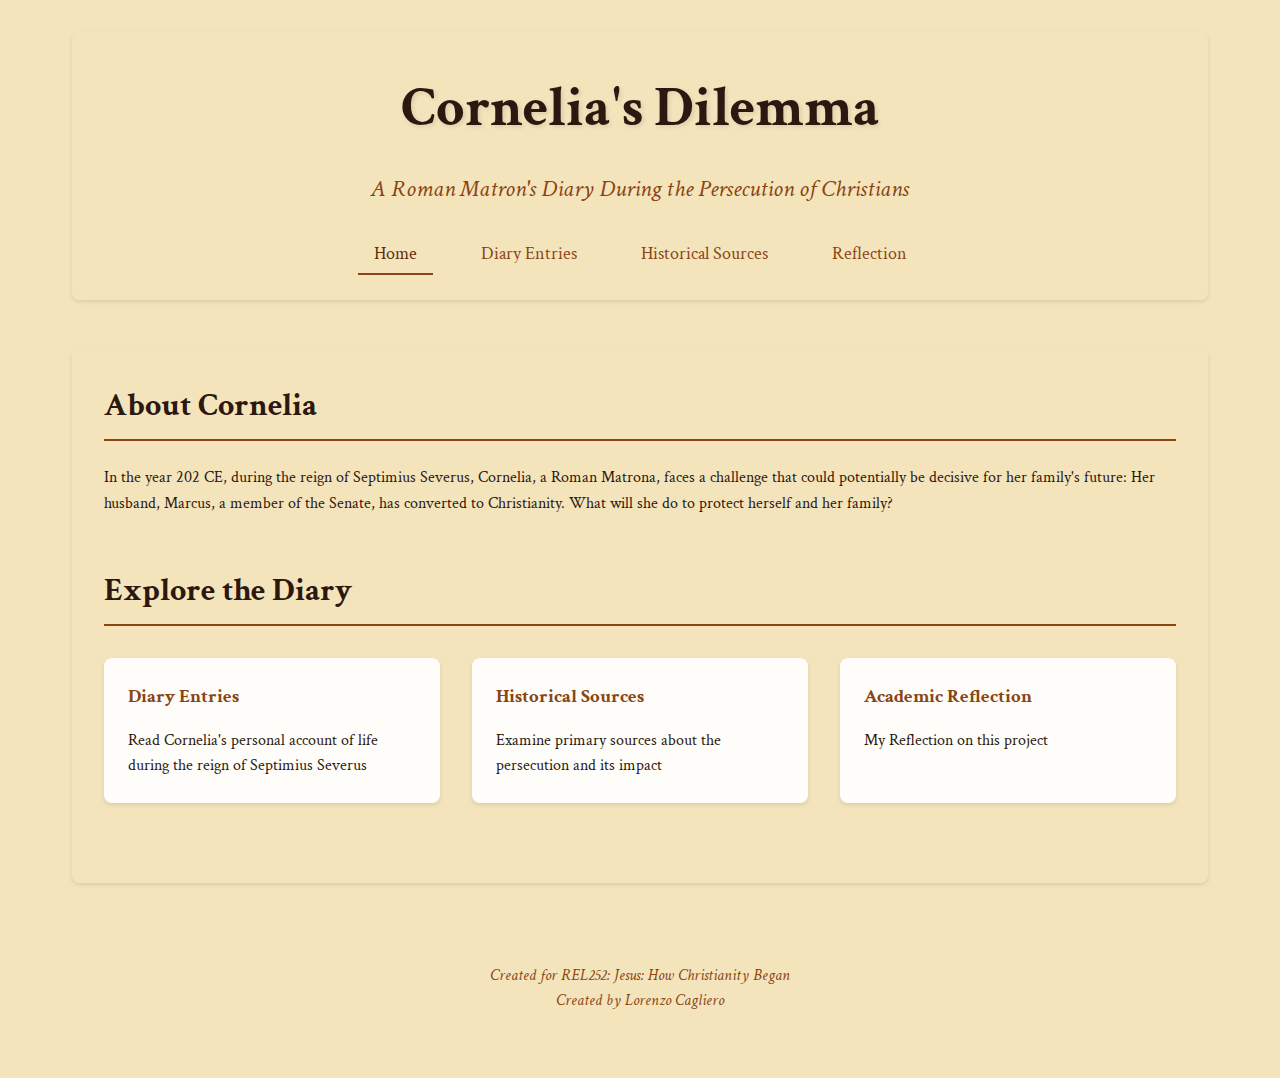
<file: index.html>
<!DOCTYPE html>
<html lang="en">
<head>
    <meta charset="UTF-8">
    <meta name="viewport" content="width=device-width, initial-scale=1.0">
    <title>Cornelia: A Roman Matron's Diary</title>
    <link rel="stylesheet" href="styles.css">
    <link href="https://fonts.googleapis.com/css2?family=Crimson+Text:ital,wght@0,400;0,600;1,400&display=swap" rel="stylesheet">
</head>
<body>
    <div class="container">
        <header>
            <h1>Cornelia's Dilemma </h1>
            <p class="subtitle">A Roman Matron's Diary During the Persecution of Christians</p>
            <nav>
                <ul>
                    <li><a href="index.html" class="active">Home</a></li>
                    <li><a href="diary.html">Diary Entries</a></li>
                    <li><a href="sources.html">Historical Sources</a></li>
                    <li><a href="reflection.html">Reflection</a></li>
                </ul>
            </nav>
        </header>

        <main>
            <section class="introduction">
                <h2>About Cornelia</h2>
                <p>In the year 202 CE, during the reign of Septimius Severus, Cornelia, a Roman Matrona, faces a challenge that could potentially be decisive for her family's future: Her husband, Marcus, a member of the Senate, has converted to Christianity. What will she do to protect herself and her family?</p>
            </section>

            <section class="quick-links">
                <h2>Explore the Diary</h2>
                <div class="links-grid">
                    <a href="diary.html" class="link-card">
                        <h3>Diary Entries</h3>
                        <p>Read Cornelia's personal account of life during the reign of Septimius Severus</p>
                    </a>
                    <a href="sources.html" class="link-card">
                        <h3>Historical Sources</h3>
                        <p>Examine primary sources about the persecution and its impact</p>
                    </a>
                    <a href="reflection.html" class="link-card">
                        <h3>Academic Reflection</h3>
                        <p>My Reflection on this project</p>
                    </a>
                </div>
            </section>
        </main>

        <footer>
            <p>Created for REL252: Jesus: How Christianity Began</p>
            <p>Created by Lorenzo Cagliero</p>
        </footer>
    </div>
</body>
</html>
</file>
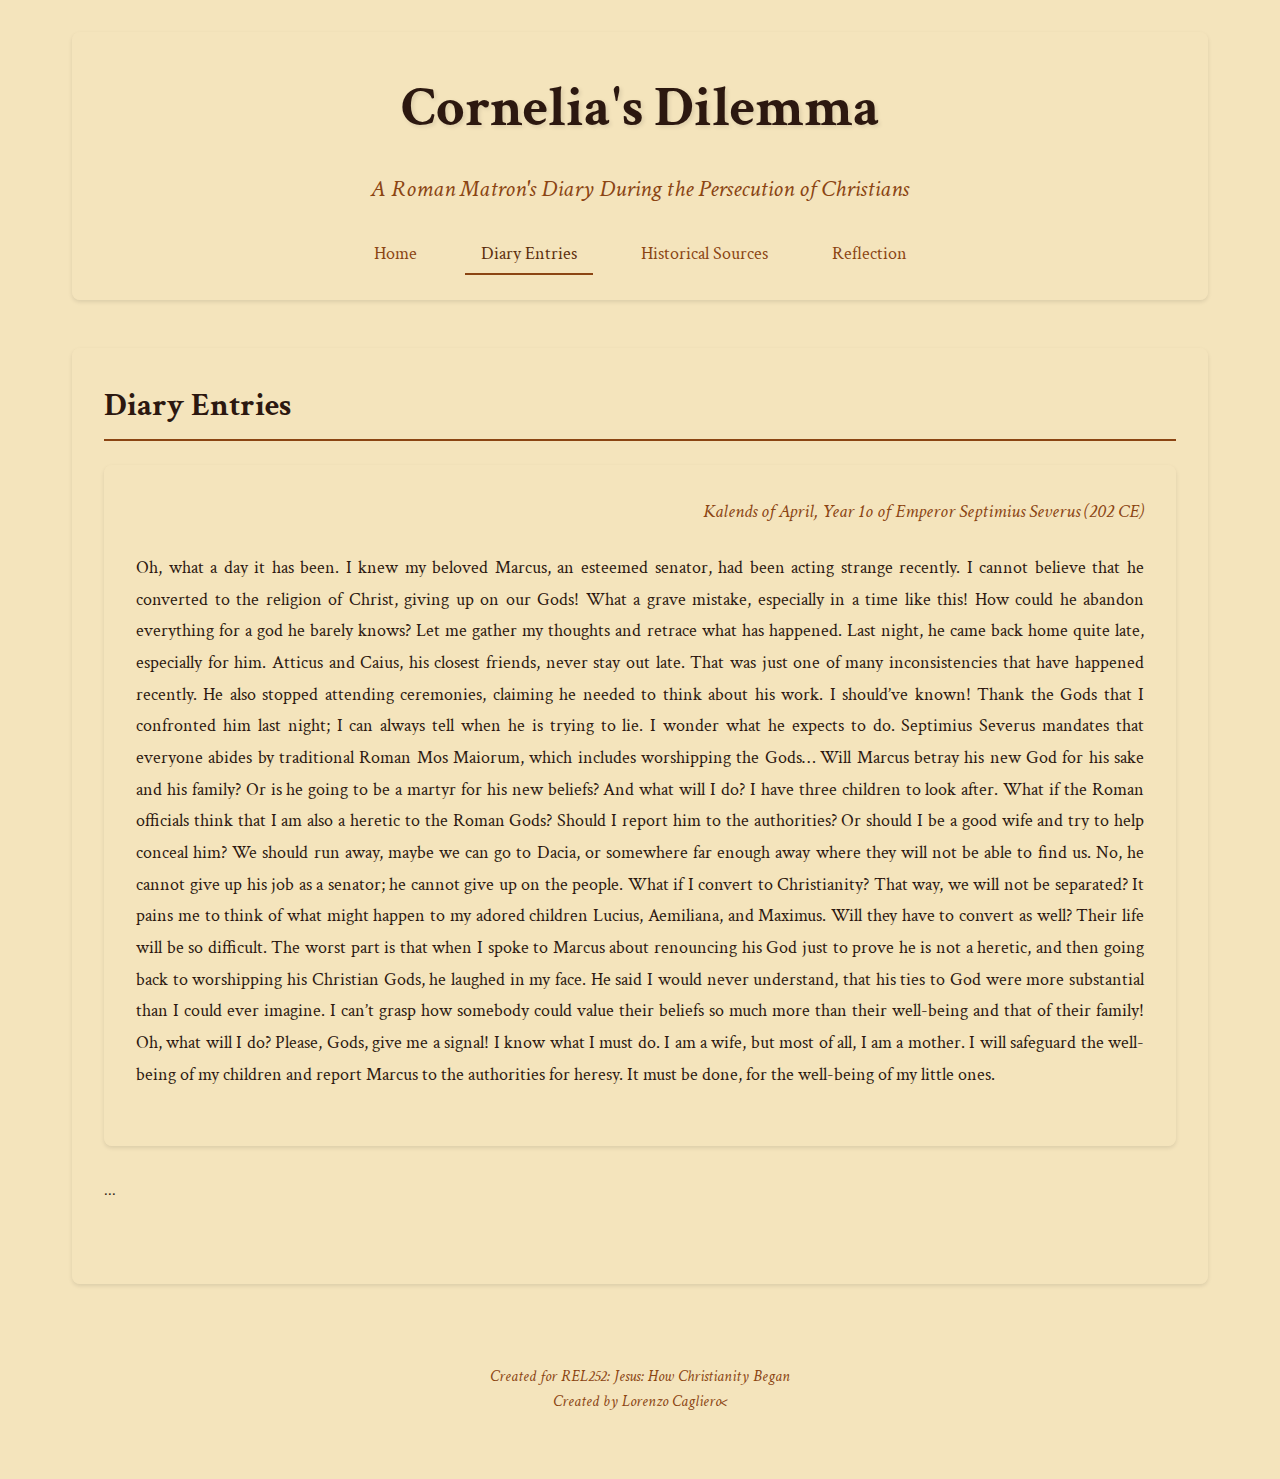
<file: diary.html>
<!DOCTYPE html>
<html lang="en">
<head>
    <meta charset="UTF-8">
    <meta name="viewport" content="width=device-width, initial-scale=1.0">
    <title>Diary Entries - Cornelia</title>
    <link rel="stylesheet" href="styles.css">
    <link href="https://fonts.googleapis.com/css2?family=Crimson+Text:ital,wght@0,400;0,600;1,400&display=swap" rel="stylesheet">
</head>
<body>
    <div class="container">
        <header>
            <h1>Cornelia's Dilemma </h1>
            <p class="subtitle">A Roman Matron's Diary During the Persecution of Christians</p>
            <nav>
                <ul>
                    <li><a href="index.html">Home</a></li>
                    <li><a href="diary.html" class="active">Diary Entries</a></li>
                    <li><a href="sources.html">Historical Sources</a></li>
                    <li><a href="reflection.html">Reflection</a></li>
                </ul>
            </nav>
        </header>

        <main>
            <section class="diary-entries">
                <h2>Diary Entries</h2>
                
                <article class="diary-entry">
                    <div class="entry-date">Kalends of April, Year 1o of Emperor Septimius Severus (202 CE)</div>
                    <div class="entry-content">
                        <p>Oh, what a day it has been. I knew my beloved Marcus, an esteemed senator, had been acting strange recently. I cannot believe that he converted to the religion of Christ, giving up on our Gods! What a grave mistake, especially in a time like this! How could he abandon everything for a god he barely knows? Let me gather my thoughts and retrace what has happened. Last night, he came back home quite late, especially for him. Atticus and Caius, his closest friends, never stay out late. That was just one of many inconsistencies that have happened recently. He also stopped attending ceremonies, claiming he needed to think about his work. I should’ve known!
                            Thank the Gods that I confronted him last night; I can always tell when he is trying to lie. I wonder what he expects to do. Septimius Severus mandates that everyone abides by traditional Roman Mos Maiorum, which includes worshipping the Gods… Will Marcus betray his new God for his sake and his family? Or is he going to be a martyr for his new beliefs? And what will I do? I have three children to look after. What if the Roman officials think that I am also a heretic to the Roman Gods? Should I report him to the authorities? Or should I be a good wife and try to help conceal him? We should run away, maybe we can go to Dacia, or somewhere far enough away where they will not be able to find us. No, he cannot give up his job as a senator; he cannot give up on the people. What if I convert to Christianity? That way, we will not be separated? It pains me to think of what might happen to my adored children Lucius, Aemiliana, and Maximus. Will they have to convert as well? Their life will be so difficult. 
                                The worst part is that when I spoke to Marcus about renouncing his God just to prove he is not a heretic, and then going back to worshipping his Christian Gods, he laughed in my face. He said I would never understand, that his ties to God were more substantial than I could ever imagine. I can’t grasp how somebody could value their beliefs so much more than their well-being and that of their family! Oh, what will I do? Please, Gods, give me a signal! I know what I must do. I am a wife, but most of all, I am a mother. I will safeguard the well-being of my children and report Marcus to the authorities for heresy. It must be done, for the well-being of my little ones.                            
                            </p>
                    </div>
                </article>

                <!-- Placeholder for additional diary entries -->
                <div class="entry-placeholder">
                    <p>...</p>
                </div>
            </section>
        </main>

        <footer>
            <p>Created for REL252: Jesus: How Christianity Began</p>
            <p>Created by Lorenzo Cagliero<</p>
        </footer>
    </div>
</body>
</html>
</file>
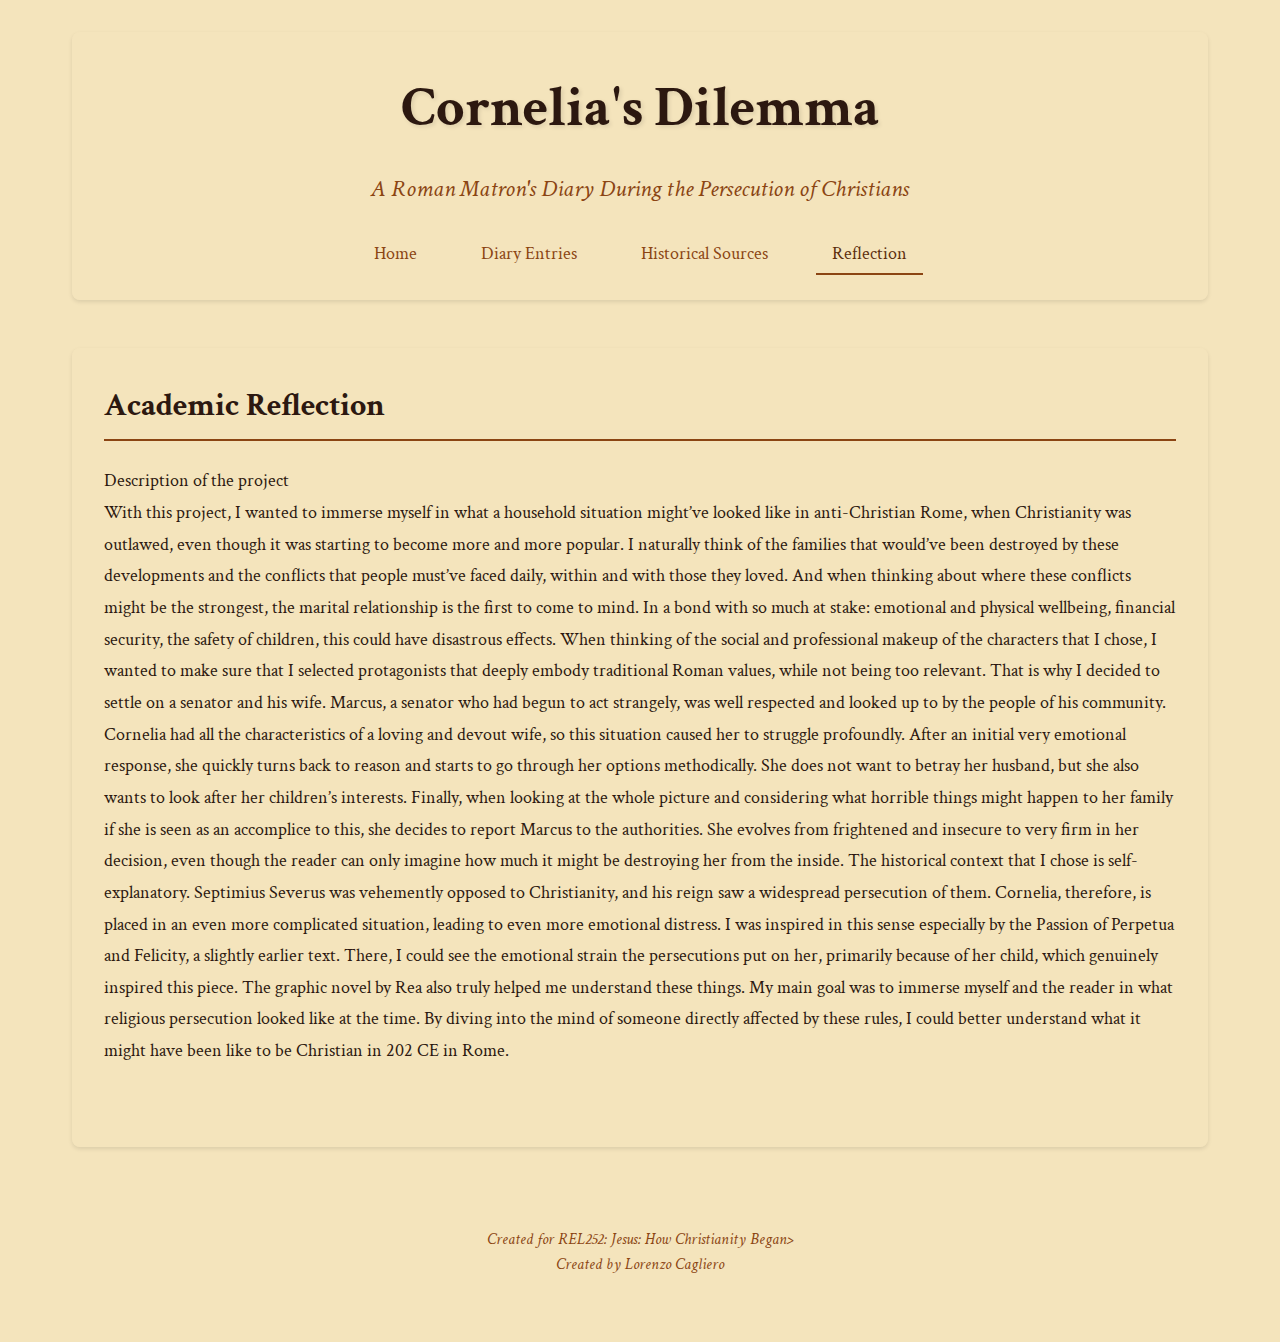
<file: reflection.html>
<!DOCTYPE html>
<html lang="en">
<head>
    <meta charset="UTF-8">
    <meta name="viewport" content="width=device-width, initial-scale=1.0">
    <title>Academic Reflection - Cornelia</title>
    <link rel="stylesheet" href="styles.css">
    <link href="https://fonts.googleapis.com/css2?family=Crimson+Text:ital,wght@0,400;0,600;1,400&display=swap" rel="stylesheet">
</head>
<body>
    <div class="container">
        <header>
            <h1>Cornelia's Dilemma </h1>
            <p class="subtitle">A Roman Matron's Diary During the Persecution of Christians</p>
            <nav>
                <ul>
                    <li><a href="index.html">Home</a></li>
                    <li><a href="diary.html">Diary Entries</a></li>
                    <li><a href="sources.html">Historical Sources</a></li>
                    <li><a href="reflection.html" class="active">Reflection</a></li>
                </ul>
            </nav>
        </header>

        <main>
            <section class="reflection">
                <h2>Academic Reflection</h2>
                <div class="reflection-content">
                    <p>Description of the project</p>

                    
                    <p>
                        With this project, I wanted to immerse myself in what a household situation might’ve looked like in anti-Christian Rome, when Christianity was outlawed, even though it was starting to become more and more popular. I naturally think of the families that would’ve been destroyed by these developments and the conflicts that people must’ve faced daily, within and with those they loved. And when thinking about where these conflicts might be the strongest, the marital relationship is the first to come to mind. In a bond with so much at stake: emotional and physical wellbeing, financial security, the safety of children, this could have disastrous effects.
                            When thinking of the social and professional makeup of the characters that I chose, I wanted to make sure that I selected protagonists that deeply embody traditional Roman values, while not being too relevant. That is why I decided to settle on a senator and his wife. Marcus, a senator who had begun to act strangely, was well respected and looked up to by the people of his community. Cornelia had all the characteristics of a loving and devout wife, so this situation caused her to struggle profoundly. After an initial very emotional response, she quickly turns back to reason and starts to go through her options methodically. She does not want to betray her husband, but she also wants to look after her children’s interests. Finally, when looking at the whole picture and considering what horrible things might happen to her family if she is seen as an accomplice to this, she decides to report Marcus to the authorities. She evolves from frightened and insecure to very firm in her decision, even though the reader can only imagine how much it might be destroying her from the inside.
                            The historical context that I chose is self-explanatory. Septimius Severus was vehemently opposed to Christianity, and his reign saw a widespread persecution of them. Cornelia, therefore, is placed in an even more complicated situation, leading to even more emotional distress. I was inspired in this sense especially by the Passion of Perpetua and Felicity, a slightly earlier text. There, I could see the emotional strain the persecutions put on her, primarily because of her child, which genuinely inspired this piece. The graphic novel by Rea also truly helped me understand these things.
                            My main goal was to immerse myself and the reader in what religious persecution looked like at the time. By diving into the mind of someone directly affected by these rules, I could better understand what it might have been like to be Christian in 202 CE in Rome.                        
                    </p>
                </div>
            </section>
        </main>

        <footer>
            <p>Created for REL252: Jesus: How Christianity Began>
            <p>Created by Lorenzo Cagliero</p>
        </footer>
    </div>
</body>
</html>
</file>
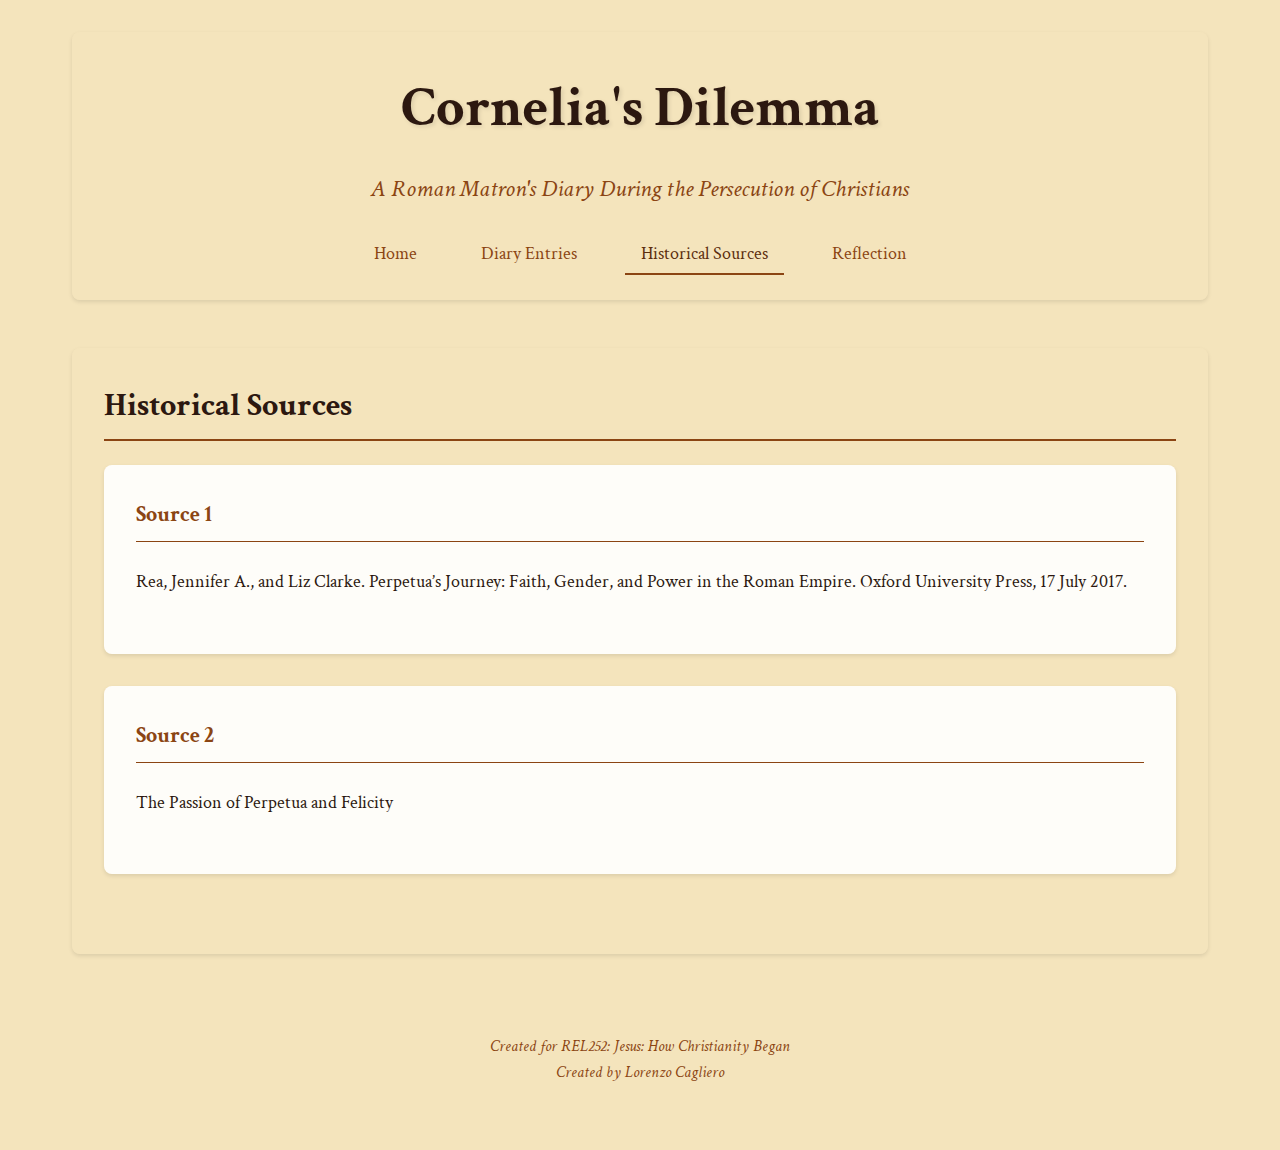
<file: sources.html>
<!DOCTYPE html>
<html lang="en">
<head>
    <meta charset="UTF-8">
    <meta name="viewport" content="width=device-width, initial-scale=1.0">
    <title>Historical Sources - Cornelia</title>
    <link rel="stylesheet" href="styles.css">
    <link href="https://fonts.googleapis.com/css2?family=Crimson+Text:ital,wght@0,400;0,600;1,400&display=swap" rel="stylesheet">
</head>
<body>
    <div class="container">
        <header>
            <h1>Cornelia's Dilemma </h1>
            <p class="subtitle">A Roman Matron's Diary During the Persecution of Christians</p>
            <nav>
                <ul>
                    <li><a href="index.html">Home</a></li>
                    <li><a href="diary.html">Diary Entries</a></li>
                    <li><a href="sources.html" class="active">Historical Sources</a></li>
                    <li><a href="reflection.html">Reflection</a></li>
                </ul>
            </nav>
        </header>

        <main>
            <section class="historical-sources">
                <h2>Historical Sources</h2>
                
                <article class="source-excerpt">
                    <h3>Source 1</h3>
                    <div class="source-content">
                        <p>Rea, Jennifer A., and Liz Clarke. Perpetua’s Journey: Faith, Gender, and Power in the Roman Empire. Oxford University Press, 17 July 2017.</p>
                    </div>
                </article>

                <article class="source-excerpt">
                    <h3>Source 2</h3>
                    <div class="source-content">
                        <p>The Passion of Perpetua and Felicity</p>
                    </div>
                </article>
            </section>
        </main>

        <footer>
            <p>Created for REL252: Jesus: How Christianity Began</p>
            <p>Created by Lorenzo Cagliero</p>
        </footer>
    </div>
</body>
</html>
</file>
<file: styles.css>
/* Base styles */
:root {
    --primary-color: #2c1810;
    --background-color: #f4e4bc;
    --text-color: #2c1810;
    --accent-color: #8b4513;
    --link-color: #8b4513;
    --link-hover-color: #5c2e0e;
}

* {
    margin: 0;
    padding: 0;
    box-sizing: border-box;
}

body {
    font-family: 'Crimson Text', serif;
    line-height: 1.6;
    color: var(--text-color);
    background-color: var(--background-color);
    background-image: url('[data-uri]');
}

.container {
    max-width: 1200px;
    margin: 0 auto;
    padding: 2rem;
}

/* Header styles */
header {
    text-align: center;
    margin-bottom: 3rem;
    padding: 2rem;
    background: rgba(244, 228, 188, 0.8);
    border-radius: 8px;
    box-shadow: 0 2px 4px rgba(0, 0, 0, 0.1);
}

h1 {
    font-size: 3.5rem;
    color: var(--primary-color);
    margin-bottom: 1rem;
    text-shadow: 2px 2px 4px rgba(0, 0, 0, 0.1);
}

.subtitle {
    font-size: 1.5rem;
    color: var(--accent-color);
    margin-bottom: 2rem;
    font-style: italic;
}

/* Navigation */
nav ul {
    list-style: none;
    display: flex;
    justify-content: center;
    gap: 2rem;
}

nav a {
    color: var(--link-color);
    text-decoration: none;
    font-size: 1.1rem;
    padding: 0.5rem 1rem;
    border-bottom: 2px solid transparent;
    transition: all 0.3s ease;
}

nav a:hover,
nav a.active {
    color: var(--link-hover-color);
    border-bottom-color: var(--accent-color);
}

/* Main content */
main {
    background: rgba(244, 228, 188, 0.8);
    padding: 2rem;
    border-radius: 8px;
    box-shadow: 0 2px 4px rgba(0, 0, 0, 0.1);
}

section {
    margin-bottom: 3rem;
}

h2 {
    color: var(--primary-color);
    font-size: 2rem;
    margin-bottom: 1.5rem;
    border-bottom: 2px solid var(--accent-color);
    padding-bottom: 0.5rem;
}

/* Diary entries */
.diary-entry {
    background: rgba(244, 228, 188, 0.8);
    padding: 2rem;
    margin-bottom: 2rem;
    border-radius: 8px;
    box-shadow: 0 2px 4px rgba(0, 0, 0, 0.1);
    position: relative;
}

.diary-entry::before {
    content: '';
    position: absolute;
    top: 0;
    left: 0;
    right: 0;
    bottom: 0;
    background: url('[data-uri]');
    opacity: 0.1;
    pointer-events: none;
    border-radius: 8px;
}

.entry-date {
    font-size: 1.2rem;
    color: var(--accent-color);
    margin-bottom: 1.5rem;
    font-style: italic;
    text-align: right;
}

.entry-content {
    font-size: 1.1rem;
    line-height: 1.8;
}

.entry-content p {
    margin-bottom: 1.5rem;
    text-align: justify;
}

/* Source excerpts */
.source-excerpt {
    background: rgba(255, 255, 255, 0.9);
    padding: 2rem;
    margin-bottom: 2rem;
    border-radius: 8px;
    box-shadow: 0 2px 4px rgba(0, 0, 0, 0.1);
}

.source-excerpt h3 {
    color: var(--accent-color);
    font-size: 1.4rem;
    margin-bottom: 1.5rem;
    border-bottom: 1px solid var(--accent-color);
    padding-bottom: 0.5rem;
}

.source-content {
    font-size: 1.1rem;
    line-height: 1.8;
}

.source-content p {
    margin-bottom: 1.5rem;
    text-align: justify;
}

.source-context {
    background: rgba(255, 255, 255, 0.9);
    padding: 2rem;
    margin-top: 3rem;
    border-radius: 8px;
    box-shadow: 0 2px 4px rgba(0, 0, 0, 0.1);
}

.source-context h3 {
    color: var(--accent-color);
    font-size: 1.4rem;
    margin-bottom: 1.5rem;
}

.source-context ul {
    margin-left: 2rem;
    margin-bottom: 1.5rem;
}

.source-context li {
    margin-bottom: 0.5rem;
}

/* Reflection page */
.academic-reflection {
    background: rgba(255, 255, 255, 0.9);
    padding: 2rem;
    border-radius: 8px;
    box-shadow: 0 2px 4px rgba(0, 0, 0, 0.1);
}

.reflection-content {
    font-size: 1.1rem;
    line-height: 1.8;
}

.placeholder-text {
    color: var(--accent-color);
    font-style: italic;
    text-align: center;
    padding: 2rem;
    background: rgba(244, 228, 188, 0.5);
    border-radius: 8px;
}

/* Quick links grid */
.links-grid {
    display: grid;
    grid-template-columns: repeat(auto-fit, minmax(300px, 1fr));
    gap: 2rem;
    margin-top: 2rem;
}

.link-card {
    background: rgba(255, 255, 255, 0.9);
    padding: 1.5rem;
    border-radius: 8px;
    text-decoration: none;
    color: var(--text-color);
    transition: transform 0.3s ease, box-shadow 0.3s ease;
    box-shadow: 0 2px 4px rgba(0, 0, 0, 0.1);
}

.link-card:hover {
    transform: translateY(-5px);
    box-shadow: 0 4px 8px rgba(0, 0, 0, 0.2);
}

.link-card h3 {
    color: var(--accent-color);
    margin-bottom: 1rem;
}

/* Footer */
footer {
    text-align: center;
    margin-top: 3rem;
    padding: 2rem;
    color: var(--accent-color);
    font-style: italic;
}

/* Responsive design */
@media (max-width: 768px) {
    .container {
        padding: 1rem;
    }

    h1 {
        font-size: 2.5rem;
    }

    nav ul {
        flex-direction: column;
        gap: 1rem;
    }

    .links-grid {
        grid-template-columns: 1fr;
    }

    .diary-entry,
    .source-excerpt,
    .source-context,
    .academic-reflection {
        padding: 1.5rem;
    }
}
</file>
